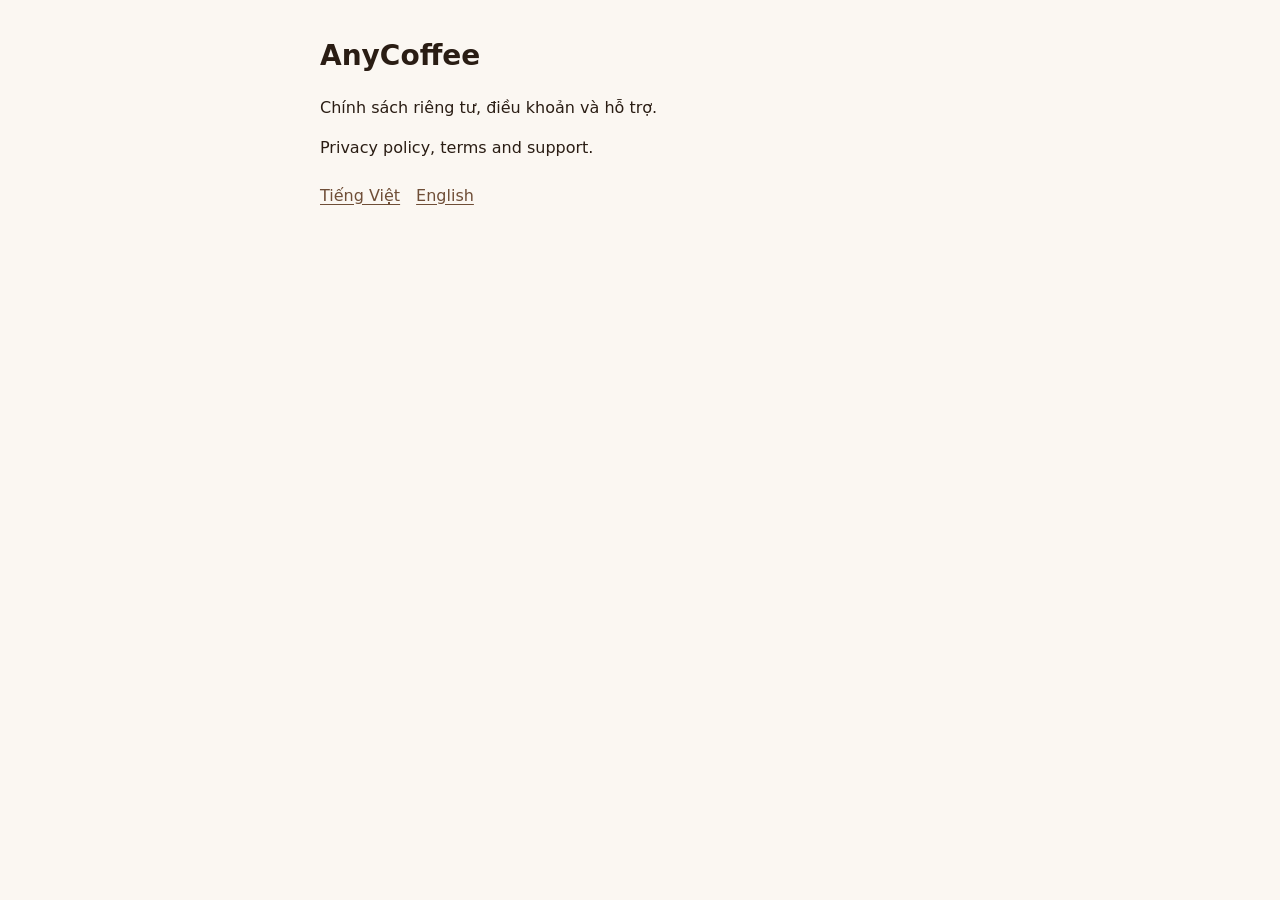
<file: index.html>
<!doctype html>
<html lang="vi">
<head>
  <meta charset="utf-8">
  <meta name="viewport" content="width=device-width, initial-scale=1">
  <title>AnyCoffee — Tiếng Việt / English</title>
  <link rel="stylesheet" href="style.css">
</head>
<body>
  <main>
    <h1>AnyCoffee</h1>
    <p>Chính sách riêng tư, điều khoản và hỗ trợ.</p>
    <p lang="en">Privacy policy, terms and support.</p>
    <nav aria-label="Ngôn ngữ / Language">
      <a href="vi/privacy.html" hreflang="vi" lang="vi">Tiếng Việt</a>
      <a href="en/privacy.html" hreflang="en" lang="en">English</a>
    </nav>
  </main>
</body>
</html>
</file>
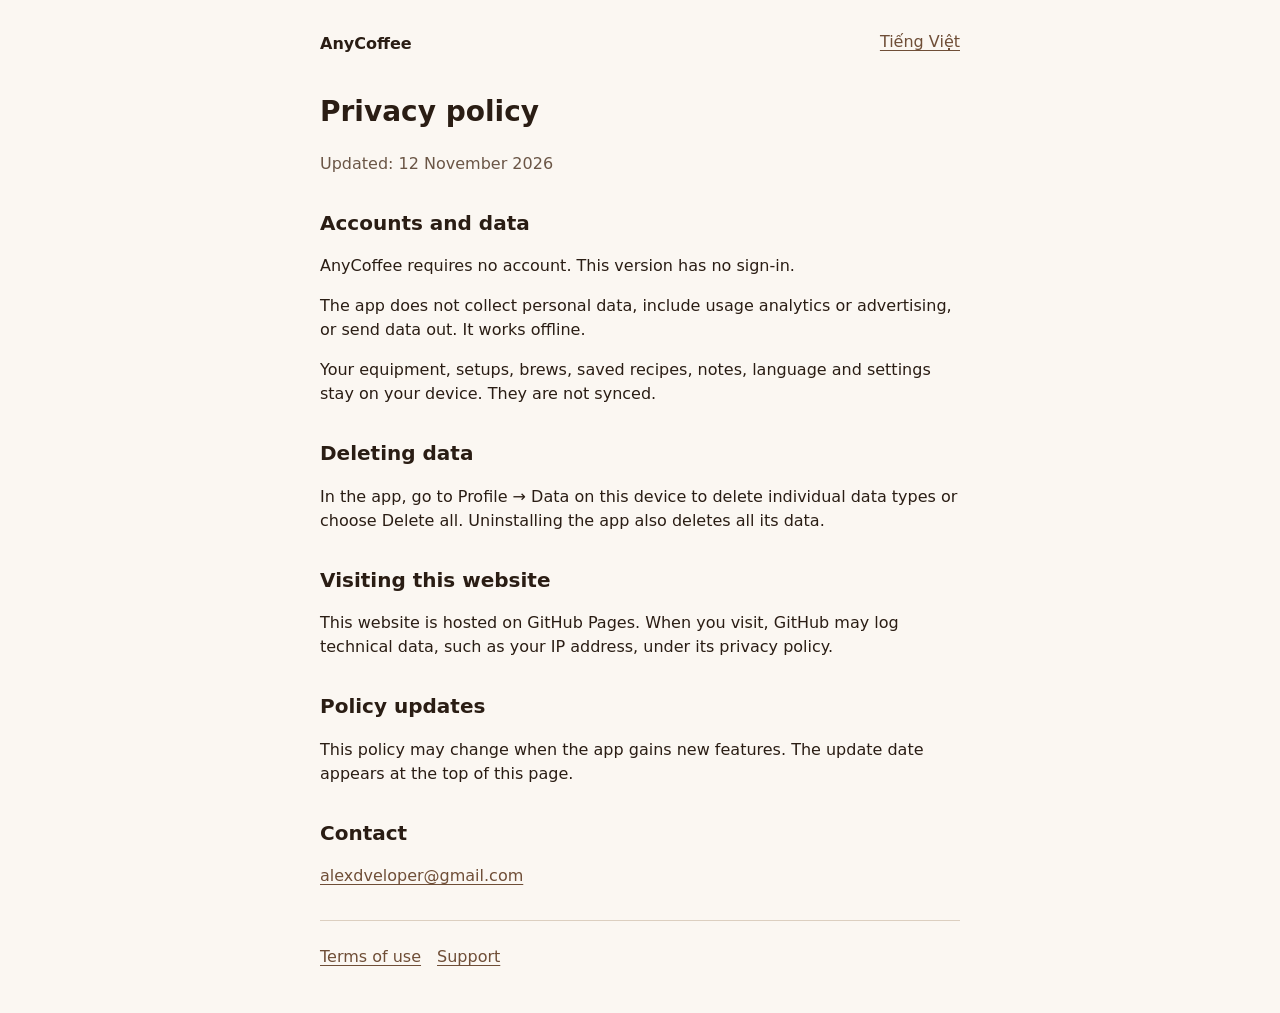
<file: en/privacy.html>
<!doctype html>
<html lang="en">
<head>
  <meta charset="utf-8">
  <meta name="viewport" content="width=device-width, initial-scale=1">
  <title>Privacy policy — AnyCoffee</title>
  <link rel="stylesheet" href="../style.css">
</head>
<body>
  <header>
    <p class="brand">AnyCoffee</p>
    <a class="lang-switch" hreflang="vi" lang="vi" href="../vi/privacy.html">
      Tiếng Việt
    </a>
  </header>
  <main>
    <h1>Privacy policy</h1>
    <p class="updated">Updated: 12 November 2026</p>
    <section>
      <h2>Accounts and data</h2>
      <p>
        AnyCoffee requires no account. This version has no sign-in.
      </p>
      <p>
        The app does not collect personal data, include usage analytics or advertising, or send data out. It
        works offline.
      </p>
      <p>
        Your equipment, setups, brews, saved recipes, notes, language and settings stay on your device. They
        are not synced.
      </p>
    </section>
    <section>
      <h2>Deleting data</h2>
      <p>
        In the app, go to Profile → Data on this device to delete individual data types or choose Delete all.
        Uninstalling the app also deletes all its data.
      </p>
    </section>
    <section>
      <h2>Visiting this website</h2>
      <p>
        This website is hosted on GitHub Pages. When you visit, GitHub may log technical data, such as your IP
        address, under its privacy policy.
      </p>
    </section>
    <section>
      <h2>Policy updates</h2>
      <p>
        This policy may change when the app gains new features. The update date appears at the top of this
        page.
      </p>
    </section>
    <section>
      <h2>Contact</h2>
      <p><a href="mailto:alexdveloper@gmail.com">alexdveloper@gmail.com</a></p>
    </section>
  </main>
  <footer>
    <nav aria-label="Related pages">
      <a href="terms.html">Terms of use</a>
      <a href="support.html">Support</a>
    </nav>
  </footer>
</body>
</html>
</file>
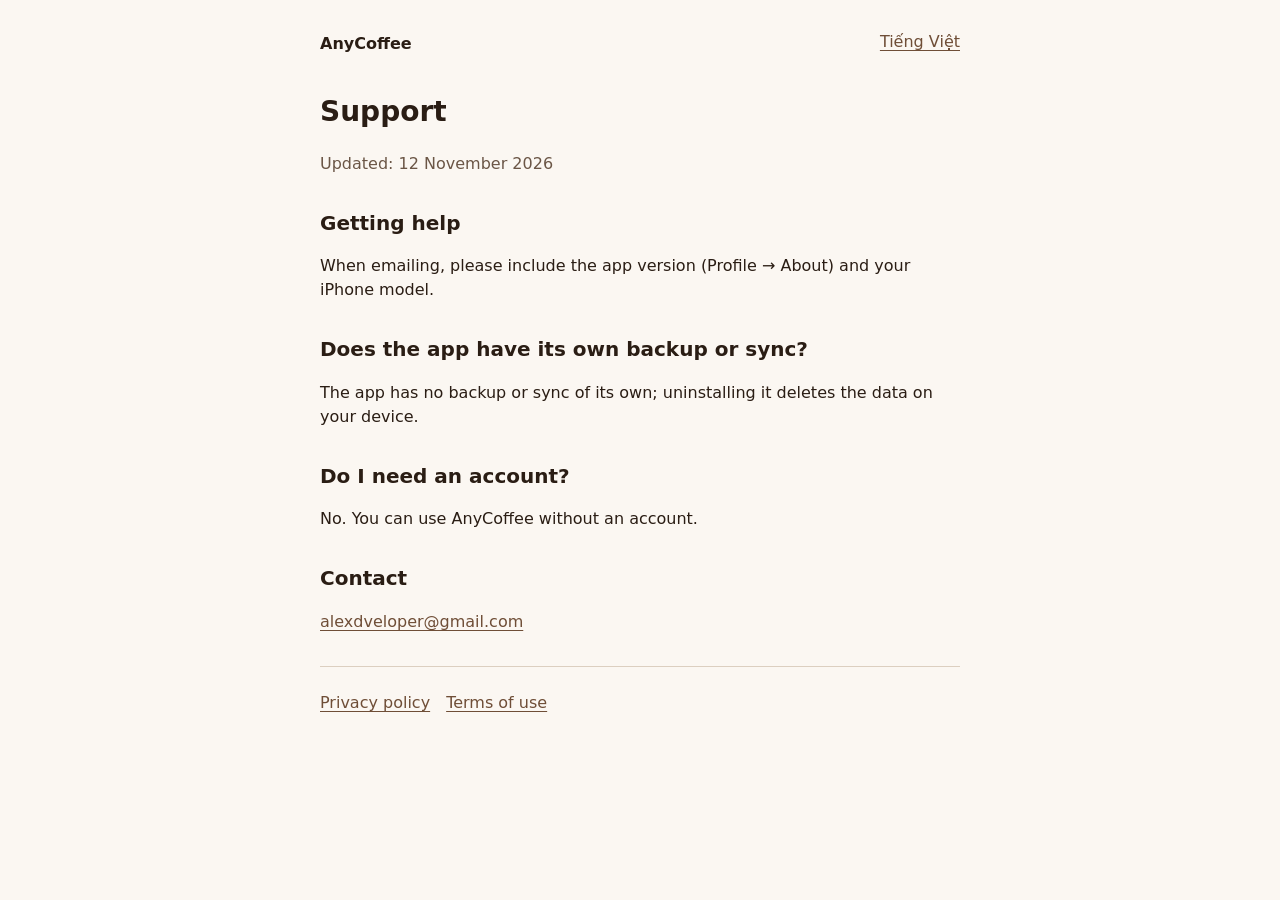
<file: en/support.html>
<!doctype html>
<html lang="en">
<head>
  <meta charset="utf-8">
  <meta name="viewport" content="width=device-width, initial-scale=1">
  <title>Support — AnyCoffee</title>
  <link rel="stylesheet" href="../style.css">
</head>
<body>
  <header>
    <p class="brand">AnyCoffee</p>
    <a class="lang-switch" hreflang="vi" lang="vi" href="../vi/support.html">
      Tiếng Việt
    </a>
  </header>
  <main>
    <h1>Support</h1>
    <p class="updated">Updated: 12 November 2026</p>
    <section>
      <h2>Getting help</h2>
      <p>
        When emailing, please include the app version (Profile → About) and your iPhone model.
      </p>
    </section>
    <section>
      <h2>Does the app have its own backup or sync?</h2>
      <p>
        The app has no backup or sync of its own; uninstalling it deletes the data on your device.
      </p>
    </section>
    <section>
      <h2>Do I need an account?</h2>
      <p>
        No. You can use AnyCoffee without an account.
      </p>
    </section>
    <section>
      <h2>Contact</h2>
      <p><a href="mailto:alexdveloper@gmail.com">alexdveloper@gmail.com</a></p>
    </section>
  </main>
  <footer>
    <nav aria-label="Related pages">
      <a href="privacy.html">Privacy policy</a>
      <a href="terms.html">Terms of use</a>
    </nav>
  </footer>
</body>
</html>
</file>
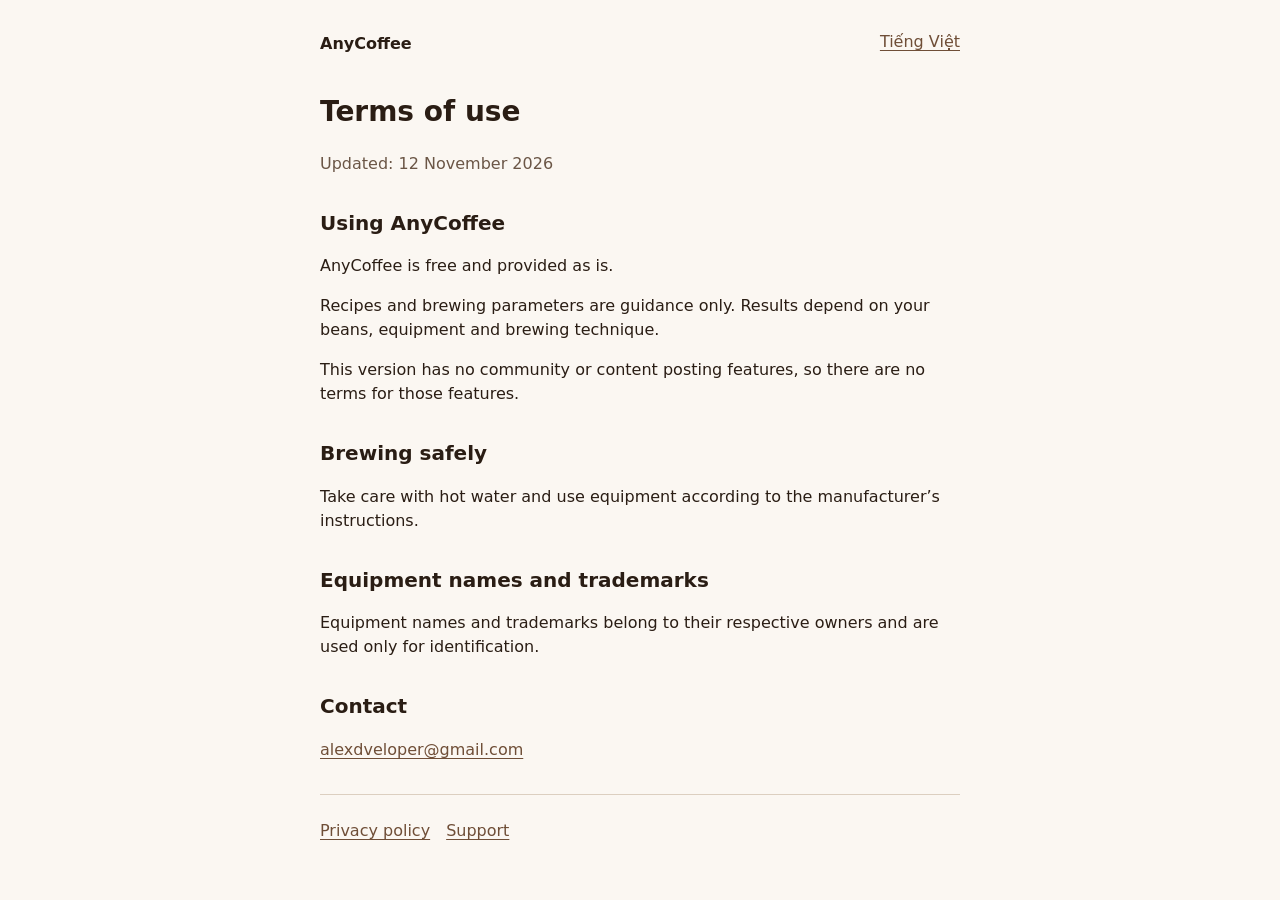
<file: en/terms.html>
<!doctype html>
<html lang="en">
<head>
  <meta charset="utf-8">
  <meta name="viewport" content="width=device-width, initial-scale=1">
  <title>Terms of use — AnyCoffee</title>
  <link rel="stylesheet" href="../style.css">
</head>
<body>
  <header>
    <p class="brand">AnyCoffee</p>
    <a class="lang-switch" hreflang="vi" lang="vi" href="../vi/terms.html">
      Tiếng Việt
    </a>
  </header>
  <main>
    <h1>Terms of use</h1>
    <p class="updated">Updated: 12 November 2026</p>
    <section>
      <h2>Using AnyCoffee</h2>
      <p>
        AnyCoffee is free and provided as is.
      </p>
      <p>
        Recipes and brewing parameters are guidance only. Results depend on your beans, equipment and brewing
        technique.
      </p>
      <p>
        This version has no community or content posting features, so there are no terms for those features.
      </p>
    </section>
    <section>
      <h2>Brewing safely</h2>
      <p>
        Take care with hot water and use equipment according to the manufacturer’s instructions.
      </p>
    </section>
    <section>
      <h2>Equipment names and trademarks</h2>
      <p>
        Equipment names and trademarks belong to their respective owners and are used only for identification.
      </p>
    </section>
    <section>
      <h2>Contact</h2>
      <p><a href="mailto:alexdveloper@gmail.com">alexdveloper@gmail.com</a></p>
    </section>
  </main>
  <footer>
    <nav aria-label="Related pages">
      <a href="privacy.html">Privacy policy</a>
      <a href="support.html">Support</a>
    </nav>
  </footer>
</body>
</html>
</file>
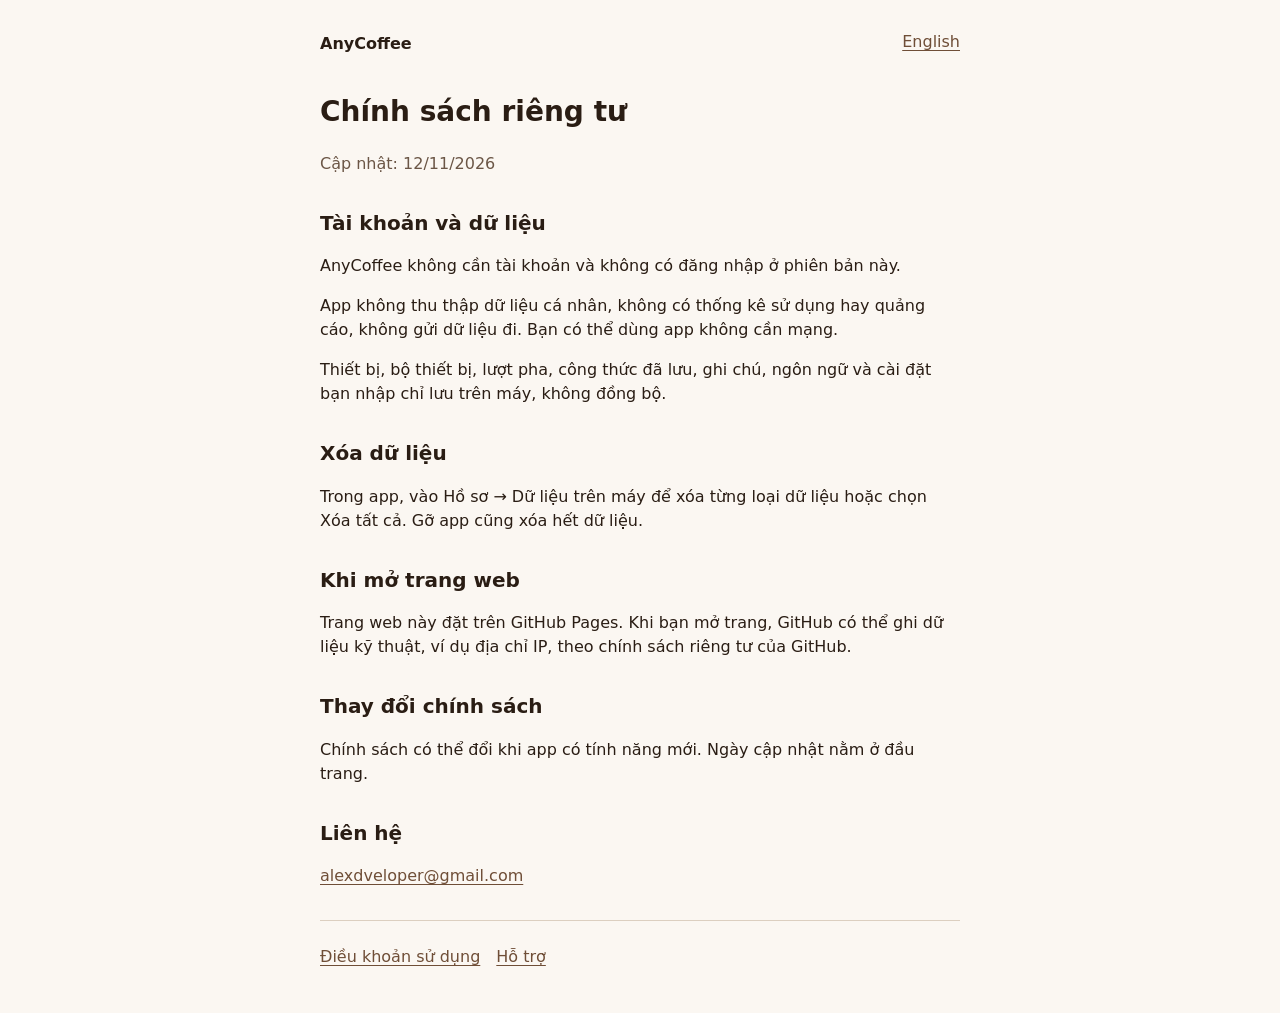
<file: vi/privacy.html>
<!doctype html>
<html lang="vi">
<head>
  <meta charset="utf-8">
  <meta name="viewport" content="width=device-width, initial-scale=1">
  <title>Chính sách riêng tư — AnyCoffee</title>
  <link rel="stylesheet" href="../style.css">
</head>
<body>
  <header>
    <p class="brand">AnyCoffee</p>
    <a class="lang-switch" hreflang="en" lang="en" href="../en/privacy.html">
      English
    </a>
  </header>
  <main>
    <h1>Chính sách riêng tư</h1>
    <p class="updated">Cập nhật: 12/11/2026</p>
    <section>
      <h2>Tài khoản và dữ liệu</h2>
      <p>
        AnyCoffee không cần tài khoản và không có đăng nhập ở phiên bản này.
      </p>
      <p>
        App không thu thập dữ liệu cá nhân, không có thống kê sử dụng hay quảng cáo, không gửi dữ liệu đi. Bạn
        có thể dùng app không cần mạng.
      </p>
      <p>
        Thiết bị, bộ thiết bị, lượt pha, công thức đã lưu, ghi chú, ngôn ngữ và cài đặt bạn nhập chỉ lưu trên
        máy, không đồng bộ.
      </p>
    </section>
    <section>
      <h2>Xóa dữ liệu</h2>
      <p>
        Trong app, vào Hồ sơ → Dữ liệu trên máy để xóa từng loại dữ liệu hoặc chọn Xóa tất cả. Gỡ app cũng xóa
        hết dữ liệu.
      </p>
    </section>
    <section>
      <h2>Khi mở trang web</h2>
      <p>
        Trang web này đặt trên GitHub Pages. Khi bạn mở trang, GitHub có thể ghi dữ liệu kỹ thuật, ví dụ địa
        chỉ IP, theo chính sách riêng tư của GitHub.
      </p>
    </section>
    <section>
      <h2>Thay đổi chính sách</h2>
      <p>
        Chính sách có thể đổi khi app có tính năng mới. Ngày cập nhật nằm ở đầu trang.
      </p>
    </section>
    <section>
      <h2>Liên hệ</h2>
      <p><a href="mailto:alexdveloper@gmail.com">alexdveloper@gmail.com</a></p>
    </section>
  </main>
  <footer>
    <nav aria-label="Trang liên quan">
      <a href="terms.html">Điều khoản sử dụng</a>
      <a href="support.html">Hỗ trợ</a>
    </nav>
  </footer>
</body>
</html>
</file>
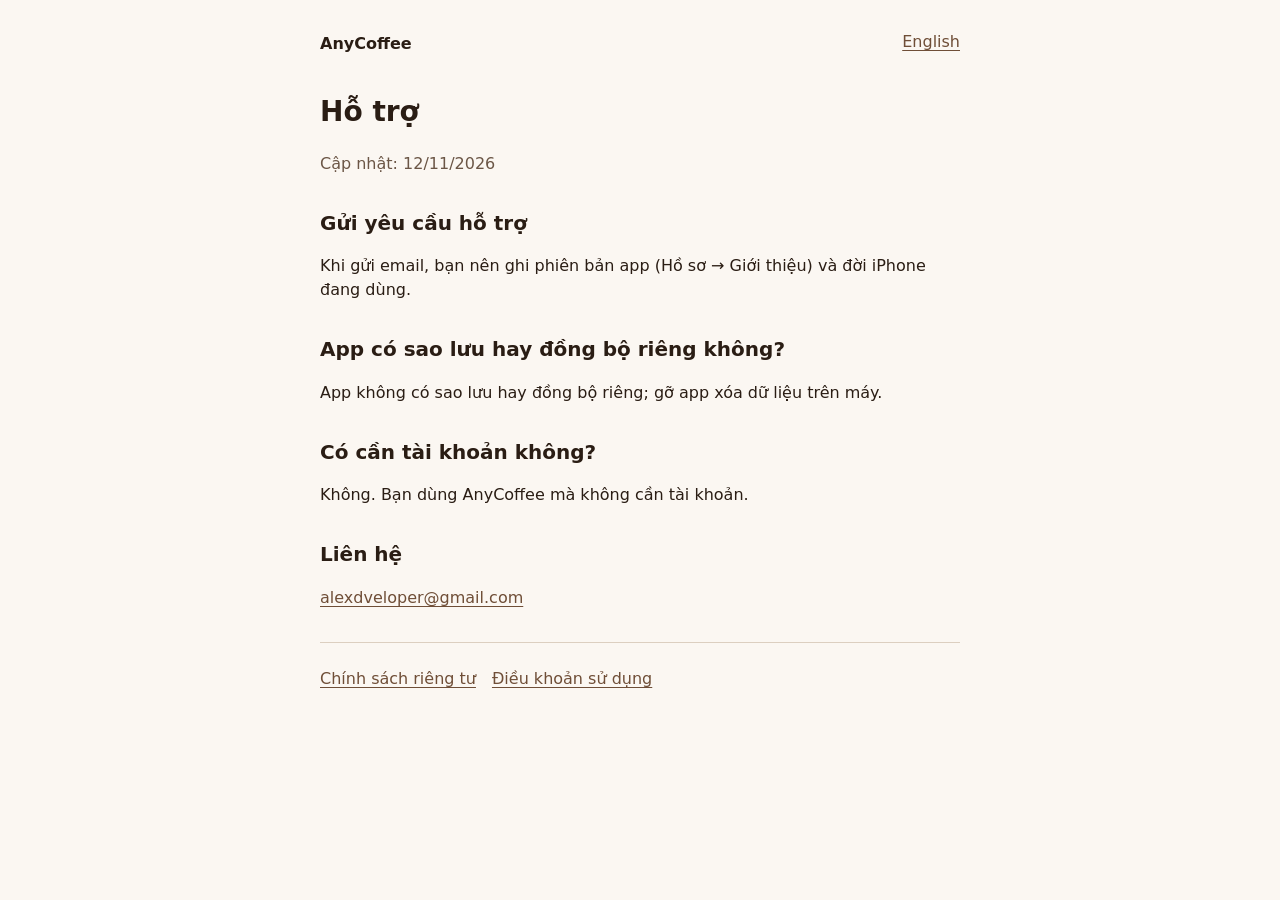
<file: vi/support.html>
<!doctype html>
<html lang="vi">
<head>
  <meta charset="utf-8">
  <meta name="viewport" content="width=device-width, initial-scale=1">
  <title>Hỗ trợ — AnyCoffee</title>
  <link rel="stylesheet" href="../style.css">
</head>
<body>
  <header>
    <p class="brand">AnyCoffee</p>
    <a class="lang-switch" hreflang="en" lang="en" href="../en/support.html">
      English
    </a>
  </header>
  <main>
    <h1>Hỗ trợ</h1>
    <p class="updated">Cập nhật: 12/11/2026</p>
    <section>
      <h2>Gửi yêu cầu hỗ trợ</h2>
      <p>
        Khi gửi email, bạn nên ghi phiên bản app (Hồ sơ → Giới thiệu) và đời iPhone đang dùng.
      </p>
    </section>
    <section>
      <h2>App có sao lưu hay đồng bộ riêng không?</h2>
      <p>
        App không có sao lưu hay đồng bộ riêng; gỡ app xóa dữ liệu trên máy.
      </p>
    </section>
    <section>
      <h2>Có cần tài khoản không?</h2>
      <p>
        Không. Bạn dùng AnyCoffee mà không cần tài khoản.
      </p>
    </section>
    <section>
      <h2>Liên hệ</h2>
      <p><a href="mailto:alexdveloper@gmail.com">alexdveloper@gmail.com</a></p>
    </section>
  </main>
  <footer>
    <nav aria-label="Trang liên quan">
      <a href="privacy.html">Chính sách riêng tư</a>
      <a href="terms.html">Điều khoản sử dụng</a>
    </nav>
  </footer>
</body>
</html>
</file>
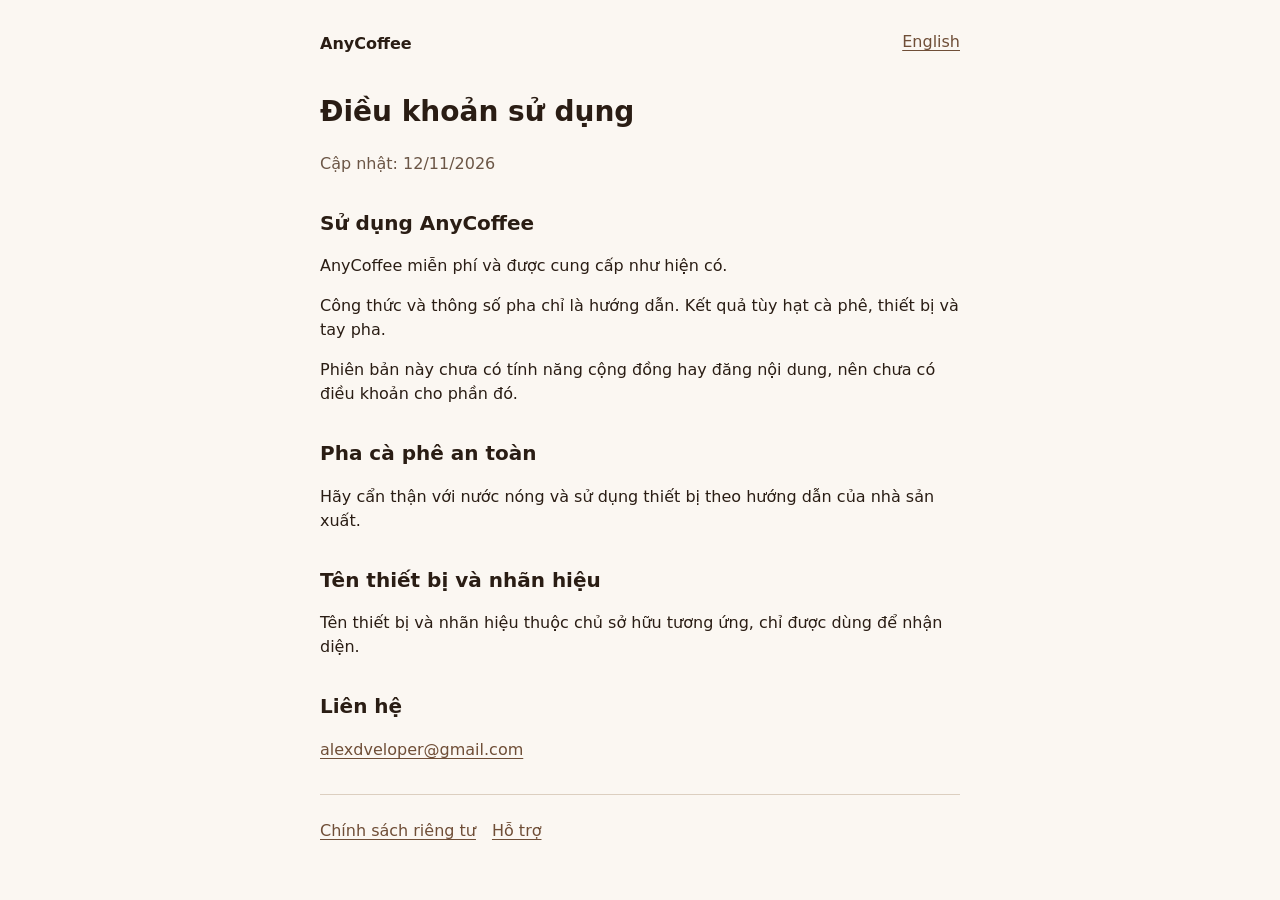
<file: vi/terms.html>
<!doctype html>
<html lang="vi">
<head>
  <meta charset="utf-8">
  <meta name="viewport" content="width=device-width, initial-scale=1">
  <title>Điều khoản sử dụng — AnyCoffee</title>
  <link rel="stylesheet" href="../style.css">
</head>
<body>
  <header>
    <p class="brand">AnyCoffee</p>
    <a class="lang-switch" hreflang="en" lang="en" href="../en/terms.html">
      English
    </a>
  </header>
  <main>
    <h1>Điều khoản sử dụng</h1>
    <p class="updated">Cập nhật: 12/11/2026</p>
    <section>
      <h2>Sử dụng AnyCoffee</h2>
      <p>
        AnyCoffee miễn phí và được cung cấp như hiện có.
      </p>
      <p>
        Công thức và thông số pha chỉ là hướng dẫn. Kết quả tùy hạt cà phê, thiết bị và tay pha.
      </p>
      <p>
        Phiên bản này chưa có tính năng cộng đồng hay đăng nội dung, nên chưa có điều khoản cho phần đó.
      </p>
    </section>
    <section>
      <h2>Pha cà phê an toàn</h2>
      <p>
        Hãy cẩn thận với nước nóng và sử dụng thiết bị theo hướng dẫn của nhà sản xuất.
      </p>
    </section>
    <section>
      <h2>Tên thiết bị và nhãn hiệu</h2>
      <p>
        Tên thiết bị và nhãn hiệu thuộc chủ sở hữu tương ứng, chỉ được dùng để nhận diện.
      </p>
    </section>
    <section>
      <h2>Liên hệ</h2>
      <p><a href="mailto:alexdveloper@gmail.com">alexdveloper@gmail.com</a></p>
    </section>
  </main>
  <footer>
    <nav aria-label="Trang liên quan">
      <a href="privacy.html">Chính sách riêng tư</a>
      <a href="support.html">Hỗ trợ</a>
    </nav>
  </footer>
</body>
</html>
</file>
<file: style.css>
:root {
  color-scheme: light dark;
  --bg: #FBF7F2;
  --surface: #FFFFFF;
  --text: #2A1D14;
  --text-muted: #6B5646;
  --primary: #6F4E37;
  --border: #DCCFC0;
  --focus: #1A5FB4;
  font-family: -apple-system, system-ui, sans-serif;
  font-size: 100%;
  line-height: 1.5;
  background: var(--bg);
  color: var(--text);
  overflow-wrap: anywhere;
}

@media (prefers-color-scheme: dark) {
  :root {
    --bg: #17110D;
    --surface: #241B15;
    --text: #F5ECE3;
    --text-muted: #BFAE9F;
    --primary: #D2A679;
    --border: #4A3A2D;
    --focus: #8AB4F8;
  }
}

body {
  max-width: 40rem;
  margin: 0 auto;
  padding: 1rem;
}

header, nav {
  display: flex;
  flex-wrap: wrap;
  align-items: center;
  gap: 1rem;
}

header {
  justify-content: space-between;
}

.brand {
  font-weight: 700;
}

main {
  margin: 1rem 0;
}

h1 {
  font-size: 1.75rem;
}

h2 {
  font-size: 1.25rem;
  margin-top: 2rem;
}

.updated {
  color: var(--text-muted);
}

a {
  color: var(--primary);
  text-underline-offset: 0.2em;
}

a:focus-visible {
  outline: 2px solid var(--focus);
  outline-offset: 4px;
}

nav a, .lang-switch {
  display: inline-block;
  box-sizing: border-box;
  min-height: 44px;
  padding: 0.5rem 0;
}

footer {
  border-top: 1px solid var(--border);
  margin-top: 2rem;
  padding: 1rem 0;
}
</file>
